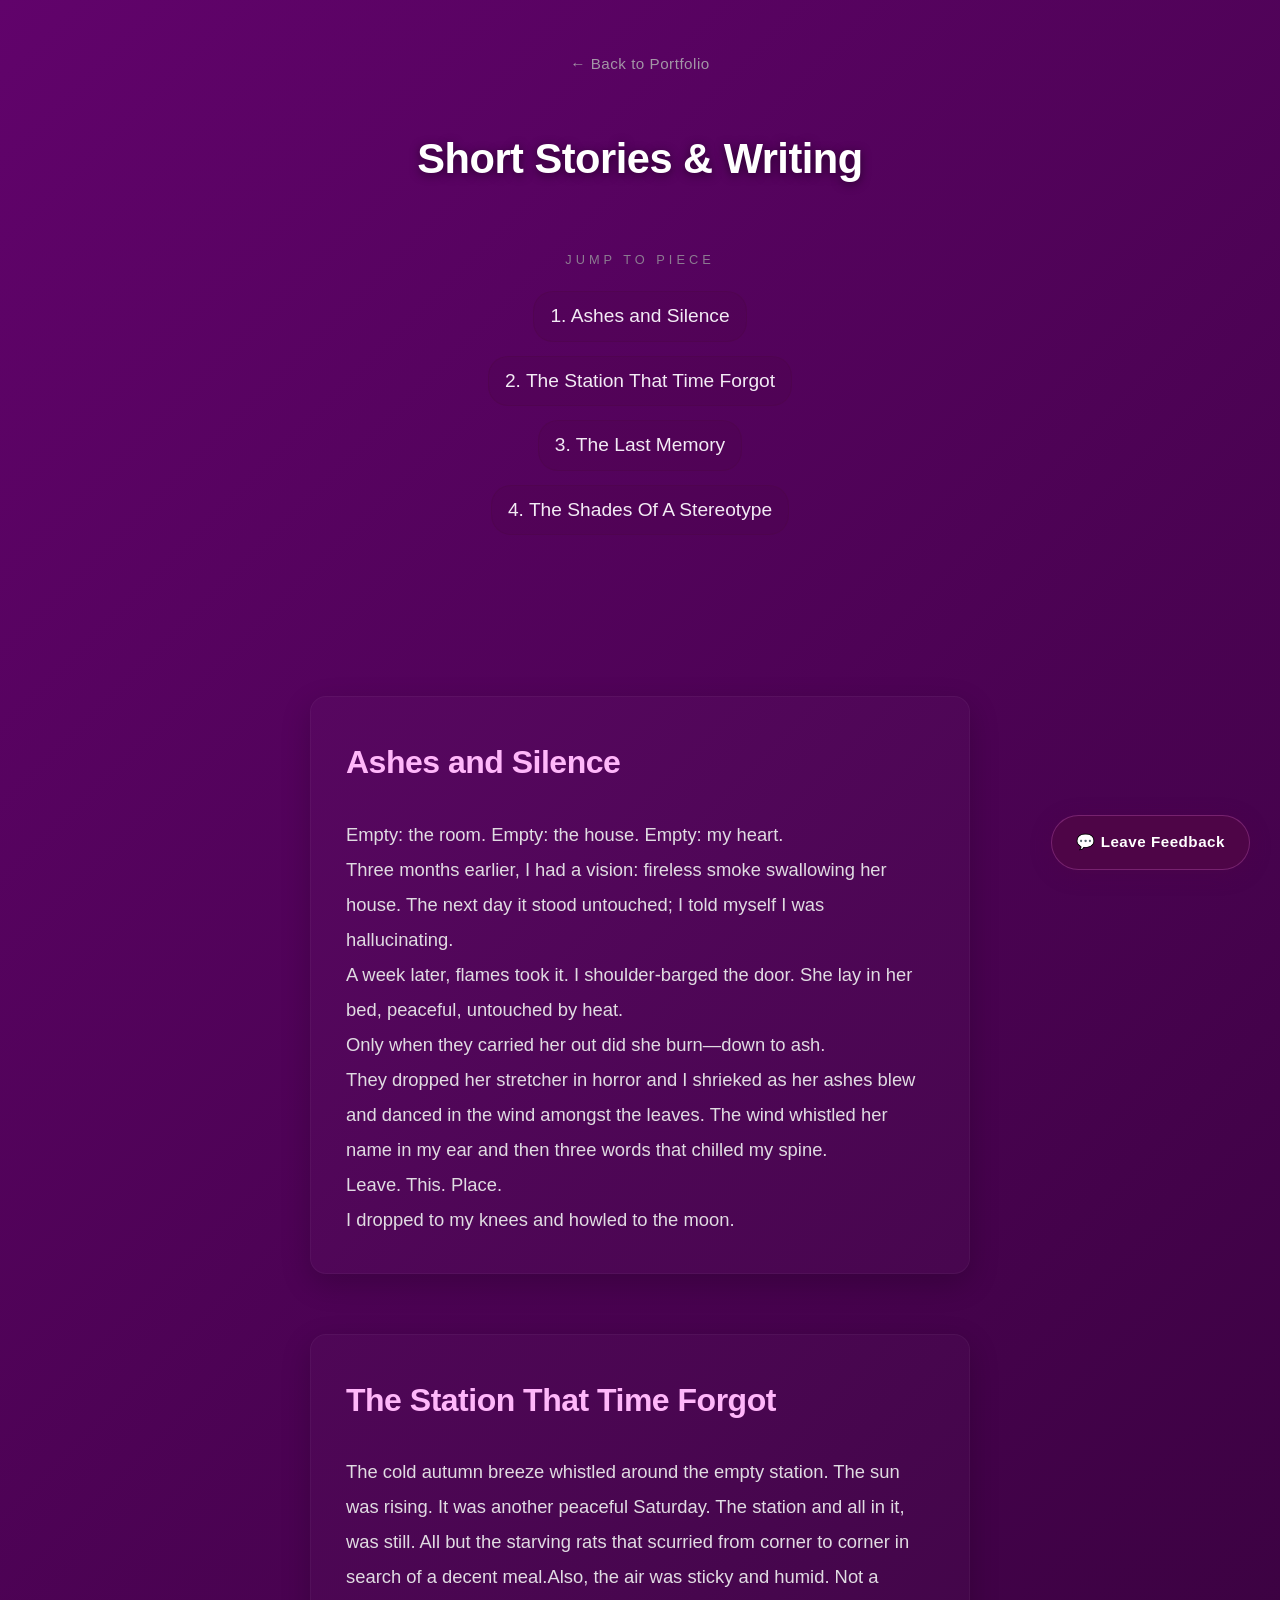
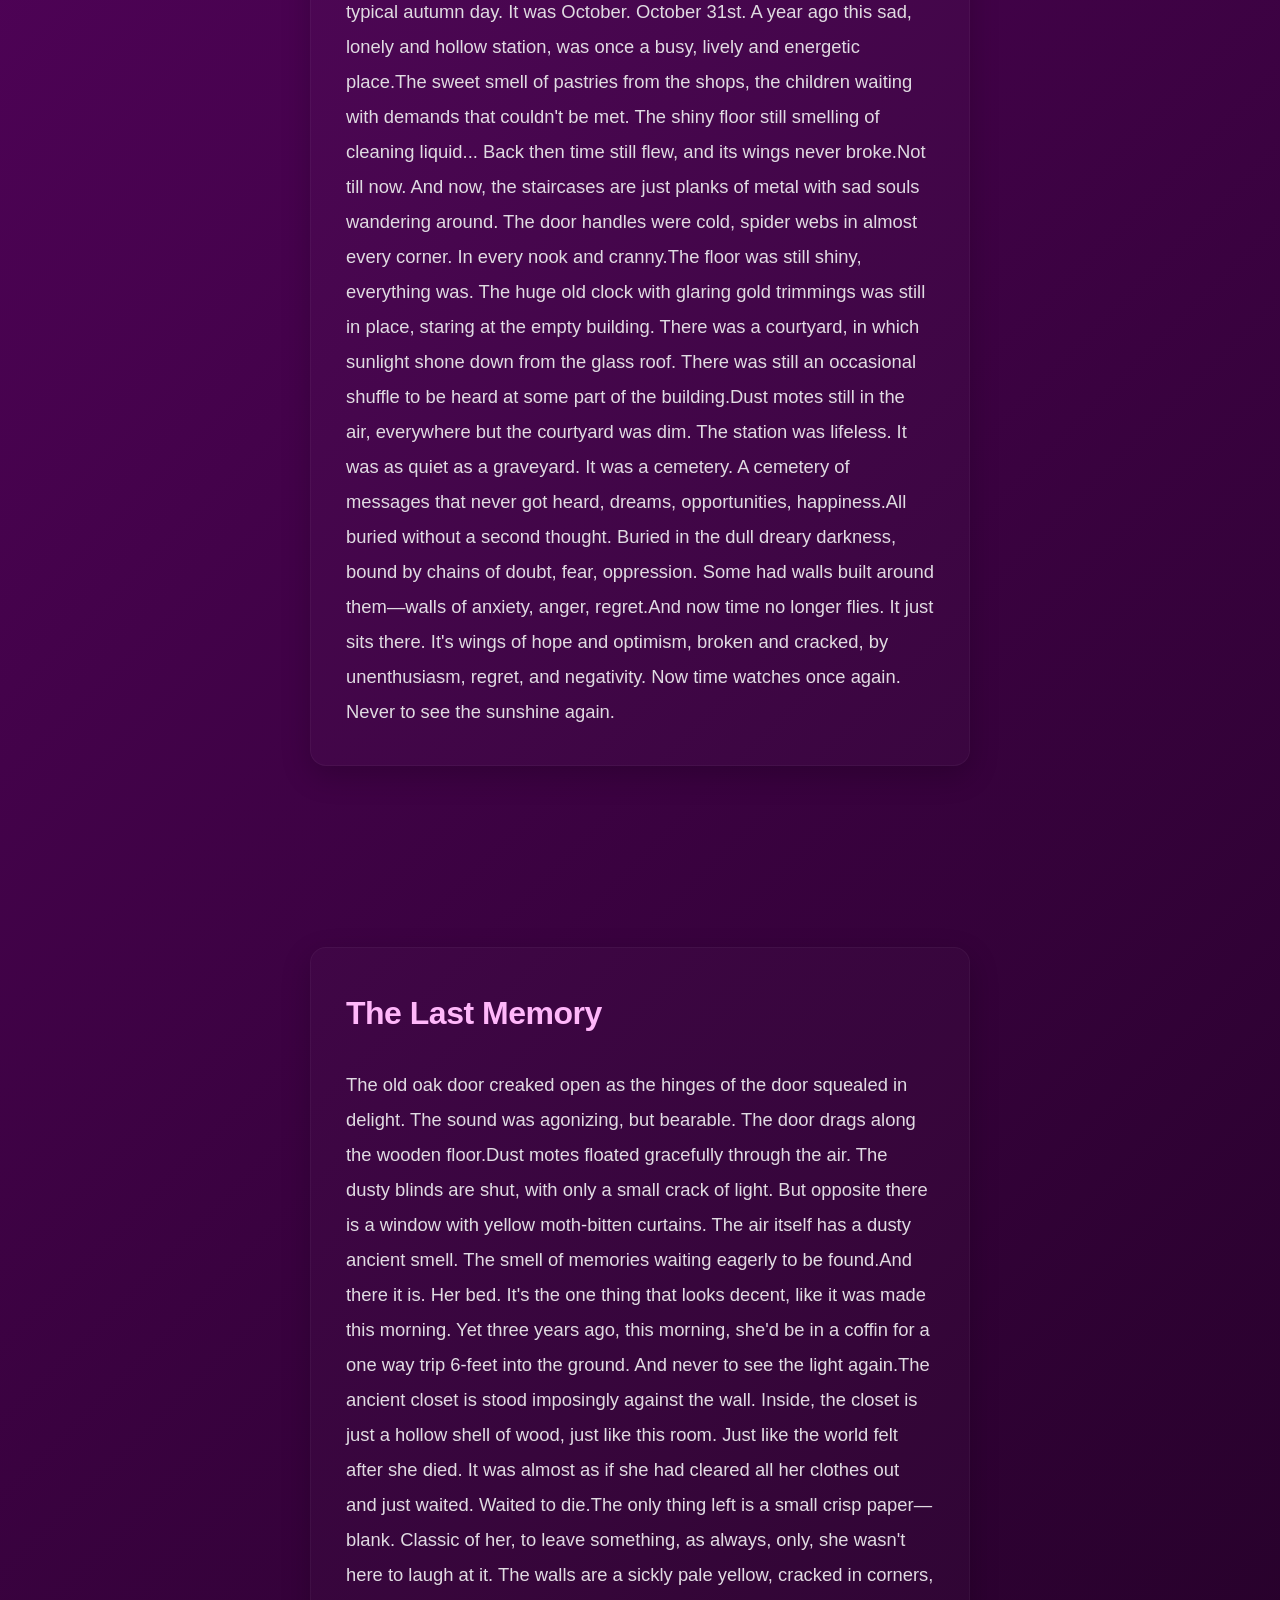
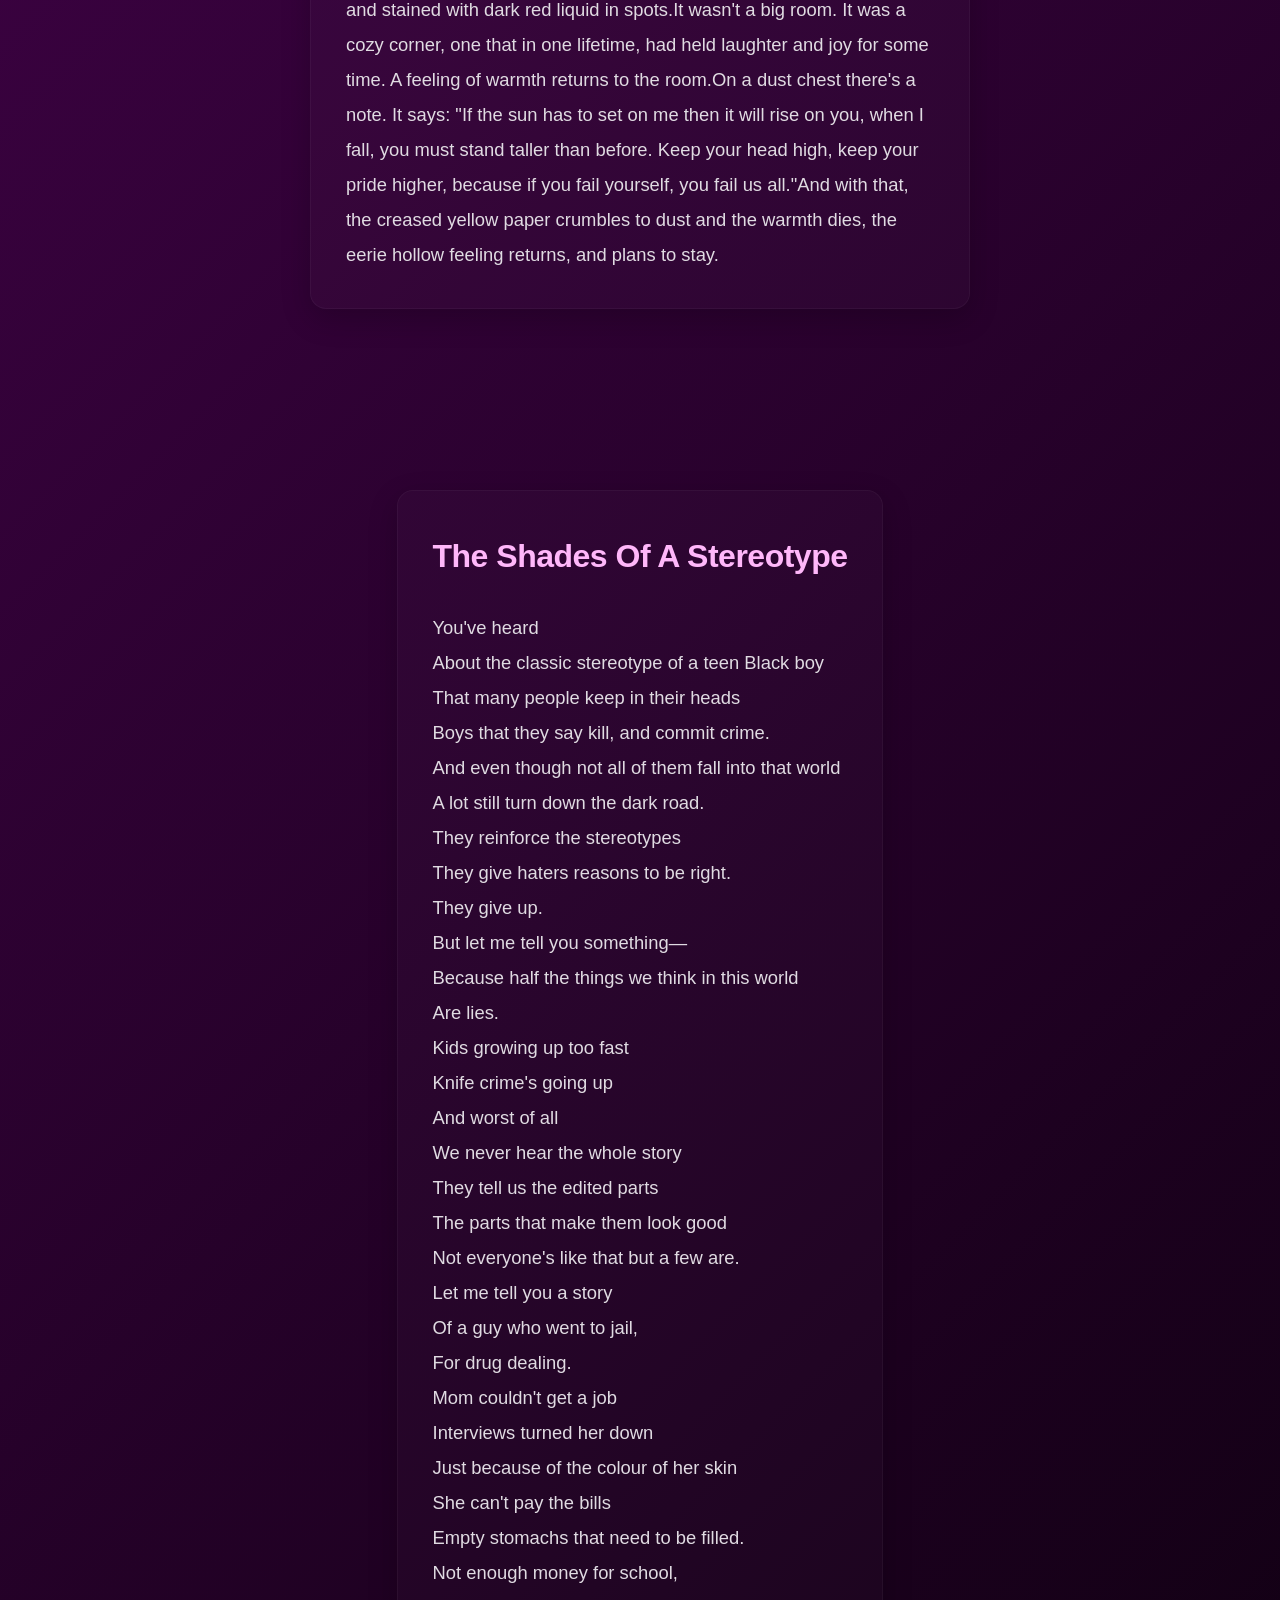
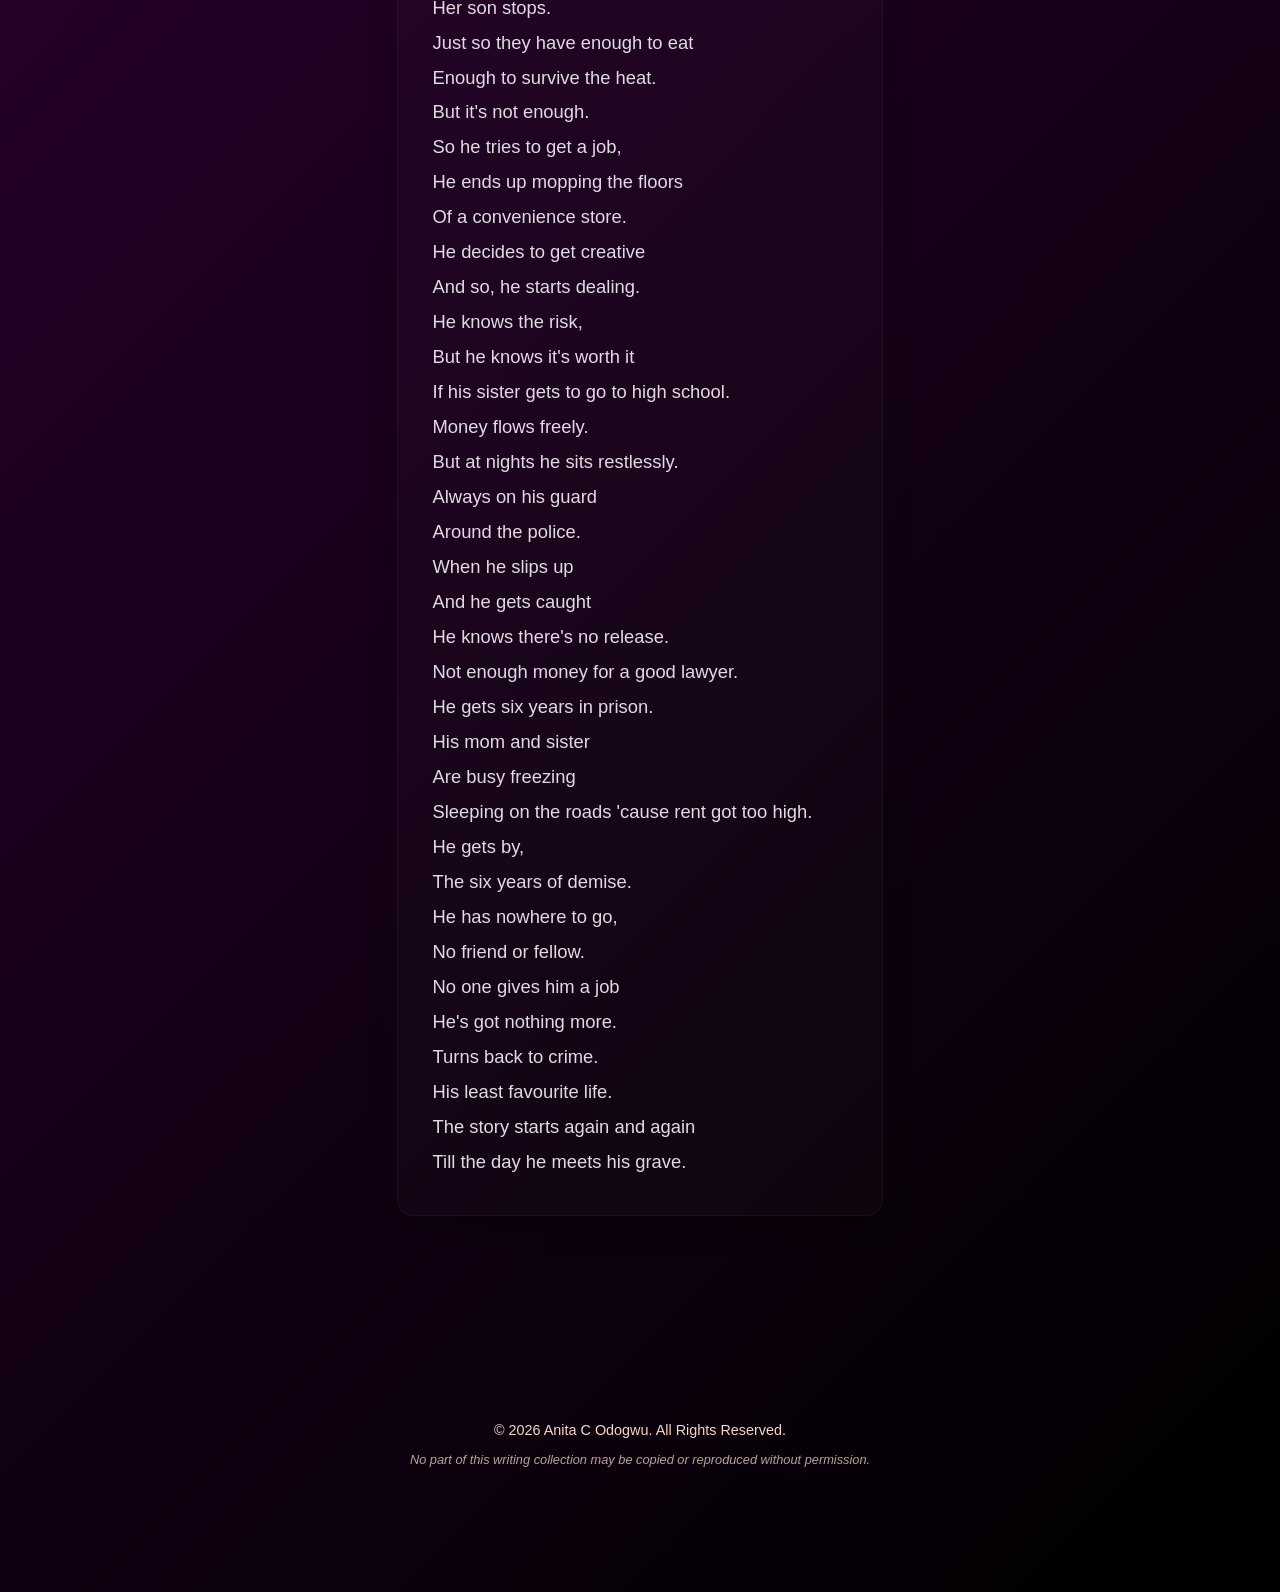
<file: story.html>
<!DOCTYPE html>
<html lang="en">
<head>
    <meta charset="UTF-8">
    <meta name="viewport" content="width=device-width, initial-scale=1.0">
    <title>Anita C. Odogwu - Short Stories</title>
    
          <!-- Your Exact Feather Shortcut Icon Link -->
    <link rel="icon" type="image/png" href="https://i.postimg.cc/k5PKdrwZ/Screenshot-2026-06-14-6-55-30-PM.png">
    
    <link rel="stylesheet" href="style.css">
    <style>
    
        /* Smooth scrolling layout feature */
        html {
            scroll-behavior: smooth;
        }

        /* Dark & Moody Atmospheric Background */
        body { 
            font-family: 'Segoe UI', Tahoma, Geneva, Verdana, sans-serif; 
            padding: 50px 20px 100px 20px; /* Extra bottom padding so text clears the button */
            max-width: 700px; 
            margin: auto; 
            background: linear-gradient(135deg, #61036b 0%, #000000 100%); 
            color: #e0dbe2; 
            line-height: 1.9;
        }
        
        /* Elegant glowing back button */
        .back-btn { 
            display: inline-block; 
            margin-bottom: 40px; 
            text-decoration: none; 
            color: #a396a6; 
            font-weight: 500;
            font-size: 0.95rem;
            letter-spacing: 0.5px;
            transition: all 0.3s ease;
        }

        .back-btn:hover {
            color: #d369cb;
            transform: translateX(-3px);
        }

        /* Large Centered Title */
        h1 {
            font-size: 2.6rem;
            font-weight: 700;
            letter-spacing: -0.5px;
            color: #ffffff;
            text-shadow: 0 2px 10px rgba(0,0,0,0.5);
            margin-bottom: 10px;
        }

        /* Center Nav Bar Flair */
        .work-directory {
            display: flex;
            flex-direction: column;
            align-items: center;
            justify-content: center;
            gap: 14px;
            margin: 40px 0 40px 0;
            text-align: center;
        }

        .directory-title {
            font-size: 0.8rem;
            text-transform: uppercase;
            letter-spacing: 4px;
            color: #8c7b91;
            margin-bottom: 5px;
        }

        .work-link {
            color: #f3ebf5;
            text-decoration: none;
            font-size: 1.2rem;
            font-weight: 500;
            padding: 6px 16px;
            border-radius: 20px;
            background: rgba(78, 5, 71, 0.2);
            border: 1px solid rgba(78, 5, 71, 0.4);
            transition: all 0.3s ease;
        }

        /* Purple accent hover pop */
        .work-link:hover {
            color: #ffffff;
            background: #44023d;
            box-shadow: 0 0 15px rgba(78, 5, 71, 0.6);
            transform: scale(1.03);
        }

        /* Glowing vignette divider lines */
        hr {
            border: 0;
            height: 1px;
            background: linear-gradient(to right, transparent, rgba(211, 105, 203, 0.3), transparent);
            margin: 60px 0;
        }

        /* Story container rules */
        .story { 
            margin-bottom: 60px; 
            font-size: 1.15rem;
            background: rgba(255, 255, 255, 0.02);
            padding: 35px;
            border-radius: 16px;
            border: 1px solid rgba(255, 255, 255, 0.04);
            box-shadow: 0 10px 30px rgba(0,0,0,0.2);
        }
        
        .story h2 {
            font-size: 2rem;
            color: #ffb7fa;
            margin-top: 0;
            margin-bottom: 25px;
            font-weight: 600;
            letter-spacing: -0.5px;
        }

        /* Chilling quote standout styling */
        .story-quote {
            font-style: italic; 
            font-weight: 600; 
            color: #ffb7fa; 
            letter-spacing: 2px; 
            padding: 10px 0 10px 20px; 
            border-left: 3px solid #4e0547;
            margin: 25px 0;
            background: rgba(78, 5, 71, 0.15);
            border-radius: 0 8px 8px 0;
        }

        /* Clever Sticky Floating Comment Button */
        .floating-comment-btn {
            position: fixed;
            bottom: 30px;
            right: 30px;
            background-color: #4e0547;
            color: #fff;
            text-decoration: none;
            padding: 12px 24px;
            border-radius: 30px;
            font-weight: 600;
            font-size: 0.95rem;
            letter-spacing: 0.5px;
            box-shadow: 0 4px 20px rgba(78, 5, 71, 0.4);
            border: 1px solid rgba(211, 105, 203, 0.3);
            transition: all 0.3s ease;
            z-index: 9999;
        }

        .floating-comment-btn:hover {
            background-color: #730b69;
            box-shadow: 0 6px 25px rgba(211, 105, 203, 0.5);
            transform: translateY(-3px);
        }
    </style>
</head>
<body>

    <a href="index.html" class="back-btn">← Back to Portfolio</a>

    <h1 style="text-align: center;">Short Stories & Writing</h1>

    <!-- Vertical Directory Menu (Centered) -->
    <nav class="work-directory">
        <div class="directory-title">Jump to Piece</div>
        <a href="#story1" class="work-link">1. Ashes and Silence</a>
        <a href="#story2" class="work-link">2. The Station That Time Forgot</a>
        <a href="#story3" class="work-link">3. The Last Memory</a>
        <a href="#story4" class="work-link">4. The Shades Of A Stereotype</a>

    </nav>

    <hr>

    <!-- Story 1 -->
    <article id="story1" class="story">
        <h2>Ashes and Silence</h2>
        <p>Empty: the room. Empty: the house. Empty: my heart.</p>
        <p>Three months earlier, I had a vision: fireless smoke swallowing her house. The next day it stood untouched; I told myself I was hallucinating.</p>
        <p>A week later, flames took it. I shoulder-barged the door. She lay in her bed, peaceful, untouched by heat.</p>
        <p>Only when they carried her out did she burn—down to ash.</p>
        <p>They dropped her stretcher in horror and I shrieked as her ashes blew and danced in the wind amongst the leaves. The wind whistled her name in my ear and then three words that chilled my spine.</p>
        <p>Leave. This. Place.</p>
        <p>I dropped to my knees and howled to the moon.</p>
    </article>


    <!-- Story 2 -->
    <article id="story2" class="story">
        <h2>The Station That Time Forgot</h2>
        <p>The cold autumn breeze whistled around the empty station. The sun was rising. It was another peaceful Saturday. The station and all in it, was still. All but the starving rats that scurried from corner to corner in search of a decent meal.Also, the air was sticky and humid. Not a typical autumn day. It was October. October 31st. A year ago this sad, lonely and hollow station, was once a busy, lively and energetic place.The sweet smell of pastries from the shops, the children waiting with demands that couldn't be met. The shiny floor still smelling of cleaning liquid... Back then time still flew, and its wings never broke.Not till now. And now, the staircases are just planks of metal with sad souls wandering around. The door handles were cold, spider webs in almost every corner. In every nook and cranny.The floor was still shiny, everything was. The huge old clock with glaring gold trimmings was still in place, staring at the empty building. There was a courtyard, in which sunlight shone down from the glass roof. There was still an occasional shuffle to be heard at some part of the building.Dust motes still in the air, everywhere but the courtyard was dim. The station was lifeless. It was as quiet as a graveyard. It was a cemetery. A cemetery of messages that never got heard, dreams, opportunities, happiness.All buried without a second thought. Buried in the dull dreary darkness, bound by chains of doubt, fear, oppression. Some had walls built around them—walls of anxiety, anger, regret.And now time no longer flies. It just sits there. It's wings of hope and optimism, broken and cracked, by unenthusiasm, regret, and negativity. Now time watches once again. Never to see the sunshine again. </p>
     </article>

    <hr>


    <!-- Story 3 -->
    <article id="story3" class="story">
        <h2>The Last Memory</h2>
        <p>The old oak door creaked open as the hinges of the door squealed in delight. The sound was agonizing, but bearable. The door drags along the wooden floor.Dust motes floated gracefully through the air. The dusty blinds are shut, with only a small crack of light. But opposite there is a window with yellow moth-bitten curtains. The air itself has a dusty ancient smell. The smell of memories waiting eagerly to be found.And there it is. Her bed. It's the one thing that looks decent, like it was made this morning. Yet three years ago, this morning, she'd be in a coffin for a one way trip 6-feet into the ground. And never to see the light again.The ancient closet is stood imposingly against the wall. Inside, the closet is just a hollow shell of wood, just like this room. Just like the world felt after she died. It was almost as if she had cleared all her clothes out and just waited. Waited to die.The only thing left is a small crisp paper—blank. Classic of her, to leave something, as always, only, she wasn't here to laugh at it. The walls are a sickly pale yellow, cracked in corners, and stained with dark red liquid in spots.It wasn't a big room. It was a cozy corner, one that in one lifetime, had held laughter and joy for some time. A feeling of warmth returns to the room.On a dust chest there's a note. It says: "If the sun has to set on me then it will rise on you, when I fall, you must stand taller than before. Keep your head high, keep your pride higher, because if you fail yourself, you fail us all."And with that, the creased yellow paper crumbles to dust and the warmth dies, the eerie hollow feeling returns, and plans to stay. </p>  
    </article>

    <hr>

    <!-- Story 4 -->
    <article id="story4" class="story">
        <h2>The Shades Of A Stereotype</h2>
        <p>You've heard</p>
<p>About the classic stereotype of a teen Black boy</p>
<p>That many people keep in their heads</p>
<p>Boys that they say kill, and commit crime.</p>
<p>And even though not all of them fall into that world</p>
<p>A lot still turn down the dark road.</p>
<p>They reinforce the stereotypes</p>
<p>They give haters reasons to be right.</p>
<p>They give up.</p>

<p>But let me tell you something—</p>
<p>Because half the things we think in this world</p>
<p>Are lies.</p>

<p>Kids growing up too fast</p>
<p>Knife crime's going up</p>
<p>And worst of all</p>
<p>We never hear the whole story</p>
<p>They tell us the edited parts</p>
<p>The parts that make them look good</p>
<p>Not everyone's like that but a few are.</p>

<p>Let me tell you a story</p>
<p>Of a guy who went to jail,</p>
<p>For drug dealing.</p>
<p>Mom couldn't get a job</p>
<p>Interviews turned her down</p>
<p>Just because of the colour of her skin</p>
<p>She can't pay the bills</p>
<p>Empty stomachs that need to be filled.</p>

<p>Not enough money for school,</p>
<p>Her son stops.</p>
<p>Just so they have enough to eat</p>
<p>Enough to survive the heat.</p>
<p>But it's not enough.</p>

<p>So he tries to get a job,</p>
<p>He ends up mopping the floors</p>
<p>Of a convenience store.</p>
<p>He decides to get creative</p>
<p>And so, he starts dealing.</p>

<p>He knows the risk,</p>
<p>But he knows it's worth it</p>
<p>If his sister gets to go to high school.</p>
<p>Money flows freely.</p>
<p>But at nights he sits restlessly.</p>

<p>Always on his guard</p>
<p>Around the police.</p>
<p>When he slips up</p>
<p>And he gets caught</p>
<p>He knows there's no release.</p>

<p>Not enough money for a good lawyer.</p>
<p>He gets six years in prison.</p>
<p>His mom and sister</p>
<p>Are busy freezing</p>
<p>Sleeping on the roads 'cause rent got too high.</p>

<p>He gets by,</p>
<p>The six years of demise.</p>
<p>He has nowhere to go,</p>
<p>No friend or fellow.</p>

<p>No one gives him a job</p>
<p>He's got nothing more.</p>
<p>Turns back to crime.</p>
<p>His least favourite life.</p>

<p>The story starts again and again</p>
<p>Till the day he meets his grave.</p>
     </article>

    <hr>


    <!-- Footer -->
    <footer class="site-footer">
        <p>&copy; 2026 Anita C Odogwu. All Rights Reserved.</p>
        <p class="warning-text">No part of this writing collection may be copied or reproduced without permission.</p>
    </footer>


    <!-- FLOATING COMMENT BUTTON (Stays pinned in corner as you add more stories) -->
    <a href="https://forms.gle/xb9U3zkfffdokcWC7" target="_blank" class="floating-comment-btn">
        💬 Leave Feedback
    </a>
    <button id="scrollTopButton" title="Go to top">↑</button>
    
<script>
  // Using the new unique variable and ID name
  const customScrollBtn = document.getElementById("scrollTopButton");

  window.onscroll = function() {
    if (document.body.scrollTop > 300 || document.documentElement.scrollTop > 300) {
      customScrollBtn.style.display = "block";
    } else {
      customScrollBtn.style.display = "none";
    }
  };

  customScrollBtn.addEventListener("click", function() {
    window.scrollTo({
      top: 0,
      behavior: "smooth"
    });
  });
</script>

</body>
</html>
</file>
<file: style.css>
* { box-sizing: border-box; margin: 0; padding: 0; }

body {
    font-family: 'Lora', sans-serif;
    background: linear-gradient(135deg, #2c1a30 0%, #7a3b5c 40%, #d46a6a 80%, #f7d6c8 100%);
    min-height: 100vh; 
    display: flex; 
    flex-direction: column; 
    align-items: center; 
    padding: 40px 20px; 
    color: #2c1a30;
}

.main-header {
    text-align: center; margin-bottom: 30px; background: rgba(255, 255, 255, 0.15);
    padding: 20px 40px; border-radius: 30px; backdrop-filter: blur(8px); box-shadow: 0 8px 32px rgba(0,0,0,0.1);
    width: 100%; max-width: 750px;
}

.main-header h1 { font-family: 'Cinzel', serif; letter-spacing: 2px; font-size: 3rem; color: #ffffff; text-shadow: 2px 2px 4px rgba(0,0,0,0.3); }
.subtitle { font-size: 1.2rem; color: #f7d6c8; font-style: italic; }
.header-feather { display: block; margin: 15px auto 0 auto; width: 55px; height: auto; filter: drop-shadow(0px 4px 8px rgba(0,0,0,0.2)); }

.bio-box { background: rgba(255, 255, 255, 0.95); padding: 20px 30px; border-radius: 20px; box-shadow: 0 10px 30px rgba(0,0,0,0.1); width: 100%; max-width: 750px; margin-bottom: 30px; text-align: center; }
.bio-box h3 { font-family: 'Playfair Display', serif; color: #4a2333; margin-bottom: 8px; font-size: 1.3rem; }
.bio-box p { font-size: 0.95rem; line-height: 1.6; color: #444; }

.carousel-wrapper { display: flex; align-items: center; justify-content: center; width: 100%; max-width: 750px; margin-bottom: 40px; }

.carousel-container {
    position: relative; width: 100%; height: 720px; overflow: hidden; border-radius: 24px;
    box-shadow: 0 20px 45px rgba(0,0,0,0.25); background: #fffcf7; border: 1px solid rgba(255,255,255,0.5);
}

.poem-card {
    position: absolute; top: 0; left: 0; width: 100%; height: 100%; padding: 40px; display: flex; flex-direction: column;
    opacity: 0; transform: scale(0.95); transition: transform 0.5s ease-in-out, opacity 0.5s ease-in-out; pointer-events: none;
}

.poem-card.active { opacity: 1; transform: scale(1); pointer-events: auto; }

.poem-title {
    font-family: 'Playfair Display', serif; font-size: 2rem; color: #4a2333; margin-bottom: 20px;
    text-align: center; border-bottom: 2px dashed #d46a6a; padding-bottom: 10px;
}

.poem-body {
    font-family: 'Playfair Display', serif; font-size: 1.25rem; line-height: 2; color: #2b2024;
    white-space: pre-line; text-align: center; overflow-y: auto; padding: 10px 20px; flex-grow: 1;
}

.poem-body::-webkit-scrollbar { width: 5px; }
.poem-body::-webkit-scrollbar-thumb { background-color: #d46a6a; border-radius: 10px; }

.comment-trigger-btn {
    display: inline-block; margin: 25px auto 0 auto; background: #2c1a30; color: white; padding: 10px 25px; border-radius: 12px;
    font-family: 'Poppins', sans-serif; font-weight: 600; text-decoration: none; font-size: 0.95rem; box-shadow: 0 4px 12px rgba(0,0,0,0.15); transition: background 0.2s;
}
.comment-trigger-btn:hover { background: #7a3b5c; }
.arrow-btn {
    background: #2c1a30; border: none; color: #ffffff; width: 55px; height: 55px; border-radius: 50%; font-size: 1.6rem;
    cursor: pointer; display: flex; align-items: center; justify-content: center; box-shadow: 0 8px 20px rgba(0,0,0,0.3);
    transition: all 0.2s ease; margin: 0 15px; flex-shrink: 0;
}
.arrow-btn:hover { background: #ffffff; color: #2c1a30; transform: scale(1.15); }

.comments-wrapper { width: 100%; max-width: 750px; margin-bottom: 40px; }

.action-box { background: rgba(255, 255, 255, 0.95); padding: 35px; border-radius: 24px; box-shadow: 0 15px 35px rgba(0,0,0,0.18); text-align: center; }
.action-box h3 { font-family: 'Playfair Display', serif; margin-bottom: 10px; color: #4a2333; font-size: 1.5rem; }
.section-desc { font-size: 0.9rem; color: #555; margin-bottom: 20px; line-height: 1.5; }

.ideas-trigger-btn {
    display: inline-block; background: #7a3b5c; color: white; padding: 12px 30px; border-radius: 12px;
    font-family: 'Poppins', sans-serif; font-weight: 600; text-decoration: none; font-size: 1rem; box-shadow: 0 6px 15px rgba(0,0,0,0.15); transition: background 0.2s;
}
.ideas-trigger-btn:hover { background: #2c1a30; }

.site-footer { text-align: center; padding: 20px; color: #f7d6c8; font-size: 0.9rem; margin-top: auto; }
.warning-text { font-style: italic; font-size: 0.8rem; opacity: 0.75; margin-top: 4px; }

/* Mobile Layout Settings */
@media (max-width: 768px) {
    .carousel-wrapper { position: relative !important; width: 100% !important; }
    .carousel-container { width: 100% !important; height: 720px !important; }
    .poem-card { padding: 30px 45px !important; }
    .poem-body { font-size: 1.15rem !important; padding: 10px 5px !important; }
    .arrow-btn { 
        position: absolute !important; top: 45% !important; z-index: 150 !important;
        width: 44px !important; height: 44px !important; font-size: 1.2rem !important; margin: 0 !important; opacity: 0.85;
    }
    .arrow-btn:first-of-type { left: 8px !important; }  
    .arrow-btn:last-of-type { right: 8px !important; } 
}

/* Desktop Wide Screen Layout Settings */
@media (min-width: 769px) {
    .carousel-wrapper { position: relative; }
    .arrow-btn { position: absolute; top: 45%; z-index: 100; }
    .arrow-btn:first-of-type { left: -85px; }
    .arrow-btn:last-of-type { right: -85px; }
}

html { scroll-behavior: smooth; }

/* Translucent Top Menu Navigation Bar Styling */
.top-nav {
    display: flex; justify-content: center; gap: 30px;
    background: rgba(255, 255, 255, 0.12); backdrop-filter: blur(10px);
    padding: 15px 30px; border-radius: 50px; margin-bottom: 25px;
    box-shadow: 0 4px 20px rgba(0, 0, 0, 0.08); width: 100%; max-width: 750px;
}
.top-nav a {
    color: #ffffff; text-decoration: none; font-family: 'Poppins', sans-serif;
    font-weight: 500; font-size: 1rem; transition: color 0.2s ease, transform 0.2s ease;
}
.top-nav a:hover { color: #f7d6c8; transform: scale(1.05); }

/* Floating Back to Top Navigation Button Styling */
.back-to-top {
    position: fixed; bottom: 30px; right: 30px; display: none; background: #7a3b5c;
    color: #ffffff; border: none; width: 50px; height: 50px; border-radius: 50%;
    font-size: 1.5rem; font-weight: bold; cursor: pointer; box-shadow: 0 6px 166px rgba(0, 0, 0, 0.3);
    z-index: 1000; transition: background 0.2s, transform 0.2s;
}
.back-to-top:hover { background: #2c1a30; transform: scale(1.1); }

@media (max-width: 768px) {
    .back-to-top { bottom: 20px; right: 20px; width: 44px; height: 44px; font-size: 1.25rem; }
}

footer { text-align: center; padding: 20px; font-family: 'Poppins', sans-serif; font-size: 0.85rem; color: #fff; }

/* 🌟 PRECISE MASONRY FIX FOR GALLERY PAGE 🌟 */
.gallery-grid {
    display: block !important;
    column-count: 3 !important;
    column-gap: 30px !important;
    width: 100% !important;
    margin-top: 20px !important;
}

.art-card {
    background: #fff !important;
    padding: 15px !important;
    border-radius: 8px !important;
    box-shadow: 0 4px 15px rgba(0,0,0,0.05) !important;
    border: 1px solid #f0e6eb !important;
    display: inline-block !important; /* Crucial: Stops cards from breaking across columns */
    width: 100% !important;
    margin-bottom: 30px !important; /* Tight spacing between rows */
    box-sizing: border-box !important;
}

@media (max-width: 900px) {
    .gallery-grid { column-count: 2 !important; }
}
@media (max-width: 600px) {
    .gallery-grid { column-count: 1 !important; }
}
#scrollTopButton {
  display: none; 
  position: fixed; 
  bottom: 20px; 
  left: 20px; 
  z-index: 99; 
  border: none; 
  outline: none; 
  background-color: #32052d; 
  color: rgb(220, 193, 207); 
  cursor: pointer; 
  padding: 15px; 
  border-radius: 50%; 
  font-size: 18px; 
  width: 50px; 
  height: 50px; 
  box-shadow: 0px 4px 6px rgba(0, 0, 0, 0.3); 
  transition: background-color 0.3s, transform 0.3s; 
}

#scrollTopButton:hover {
  background-color: #555; 
  transform: scale(1.1); 
}
</file>
